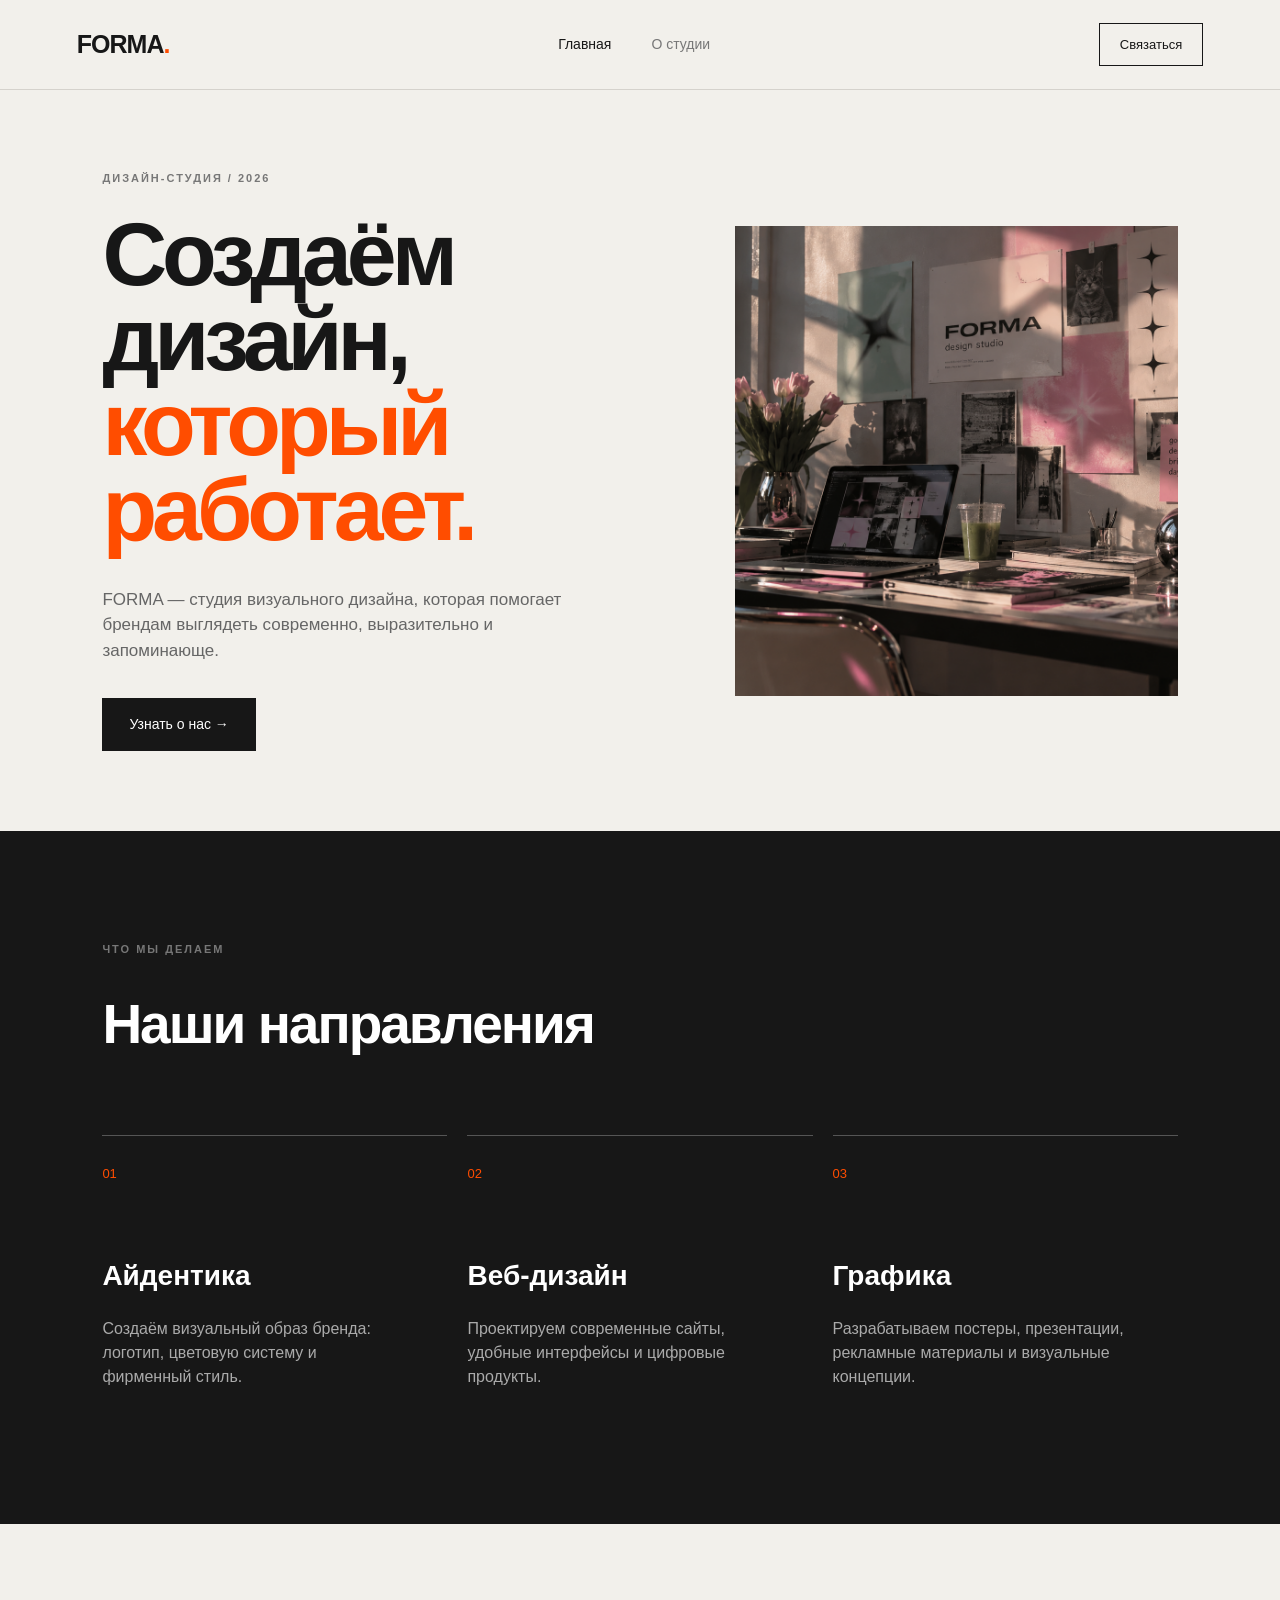
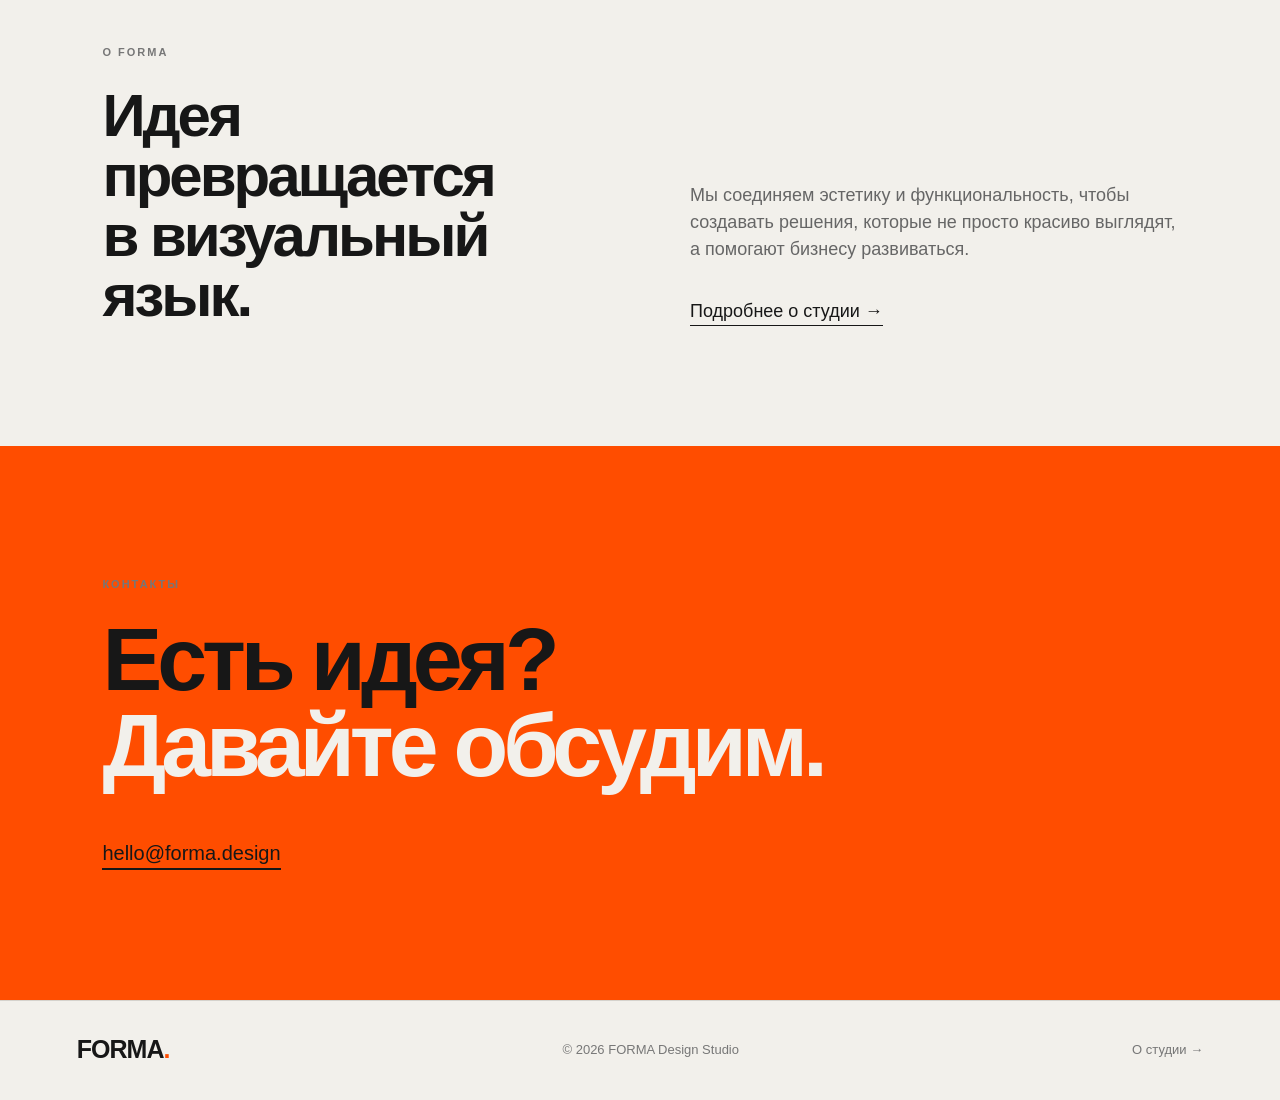
<file: index.html>
<!DOCTYPE html>
<html lang="ru">
<head>
    <meta charset="UTF-8">
    <meta name="viewport" content="width=device-width, initial-scale=1.0">
    <title>FORMA — дизайн-студия</title>
    <link rel="stylesheet" href="style.css">
</head>

<body>

<header class="header">
    <a href="index.html" class="logo">FORMA<span>.</span></a>

    <nav class="navigation">
        <a href="index.html" class="active">Главная</a>
        <a href="about.html">О студии</a>
    </nav>

    <a href="#contacts" class="header-button">Связаться</a>
</header>


<main>

    <!-- HERO -->

    <section class="hero">

        <div class="hero-text">

            <p class="eyebrow">ДИЗАЙН-СТУДИЯ / 2026</p>

            <h1>
                Создаём дизайн,
                <span>который работает.</span>
            </h1>

            <p class="hero-description">
                FORMA — студия визуального дизайна, которая помогает
                брендам выглядеть современно, выразительно и запоминающе.
            </p>

            <a href="about.html" class="main-button">
                Узнать о нас →
            </a>

        </div>


        <div class="hero-visual">
            <img src="images/photo.png" alt="Фотография дизайн-студии" class="hero-photo">
        </div>

    </section>


    <!-- SERVICES -->

    <section class="services">

        <div class="section-heading">

            <p class="eyebrow">ЧТО МЫ ДЕЛАЕМ</p>

            <h2>Наши направления</h2>

        </div>


        <div class="service-grid">

            <article class="service-card">

                <span class="number">01</span>

                <h3>Айдентика</h3>

                <p>
                    Создаём визуальный образ бренда:
                    логотип, цветовую систему и фирменный стиль.
                </p>

            </article>


            <article class="service-card">

                <span class="number">02</span>

                <h3>Веб-дизайн</h3>

                <p>
                    Проектируем современные сайты,
                    удобные интерфейсы и цифровые продукты.
                </p>

            </article>


            <article class="service-card">

                <span class="number">03</span>

                <h3>Графика</h3>

                <p>
                    Разрабатываем постеры, презентации,
                    рекламные материалы и визуальные концепции.
                </p>

            </article>

        </div>

    </section>


    <!-- ABOUT PREVIEW -->

    <section class="about-preview">

        <div>

            <p class="eyebrow">О FORMA</p>

            <h2>
                Идея превращается
                <br>
                в визуальный язык.
            </h2>

        </div>


        <div class="about-text">

            <p>
                Мы соединяем эстетику и функциональность,
                чтобы создавать решения, которые не просто
                красиво выглядят, а помогают бизнесу развиваться.
            </p>

            <a href="about.html" class="text-link">
                Подробнее о студии →
            </a>

        </div>

    </section>


    <!-- CONTACTS -->

    <section class="contacts" id="contacts">

        <p class="eyebrow">КОНТАКТЫ</p>

        <h2>
            Есть идея?
            <span>Давайте обсудим.</span>
        </h2>

        <a href="mailto:hello@forma.design" class="contact-link">
            hello@forma.design
        </a>

    </section>

</main>


<!-- FOOTER -->

<footer class="footer">

    <div class="logo">
        FORMA<span>.</span>
    </div>

    <p>
        © 2026 FORMA Design Studio
    </p>

    <a href="about.html">
        О студии →
    </a>

</footer>


<script src="script.js"></script>

</body>
</html>
</file>
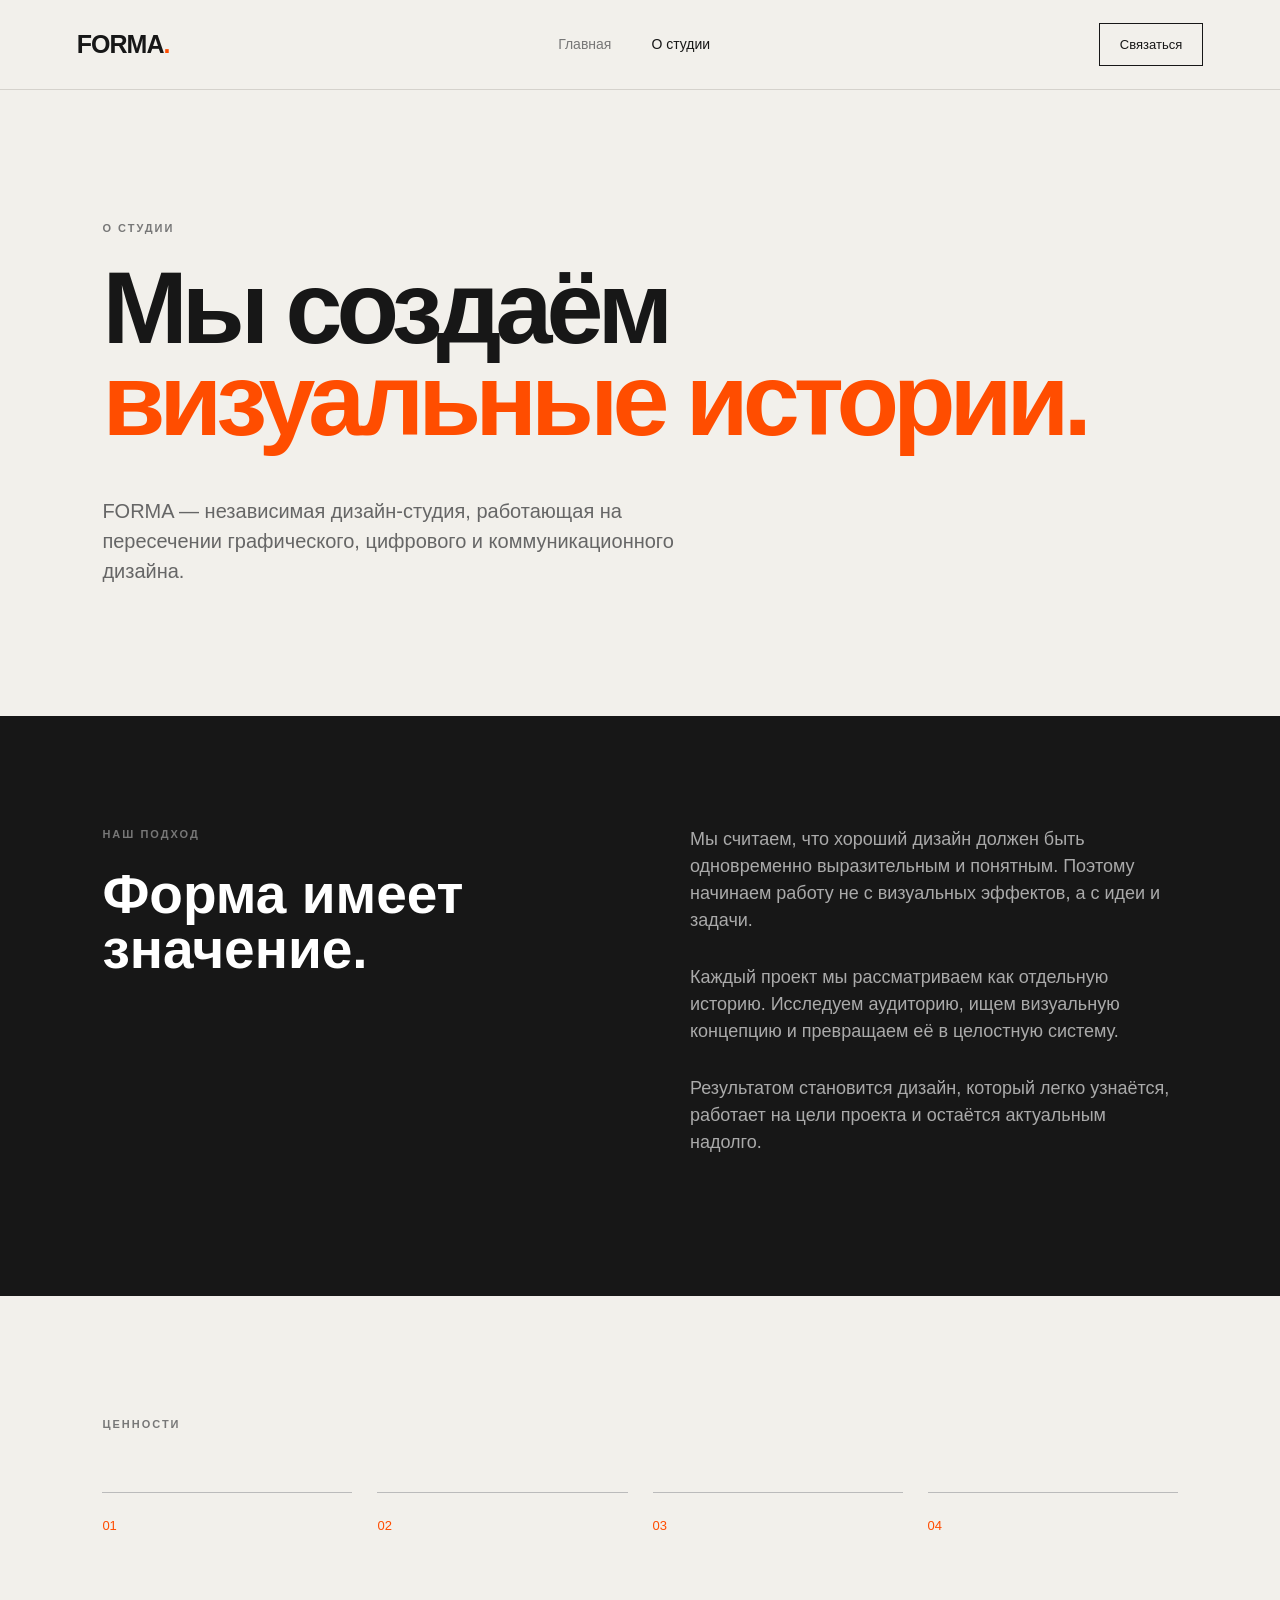
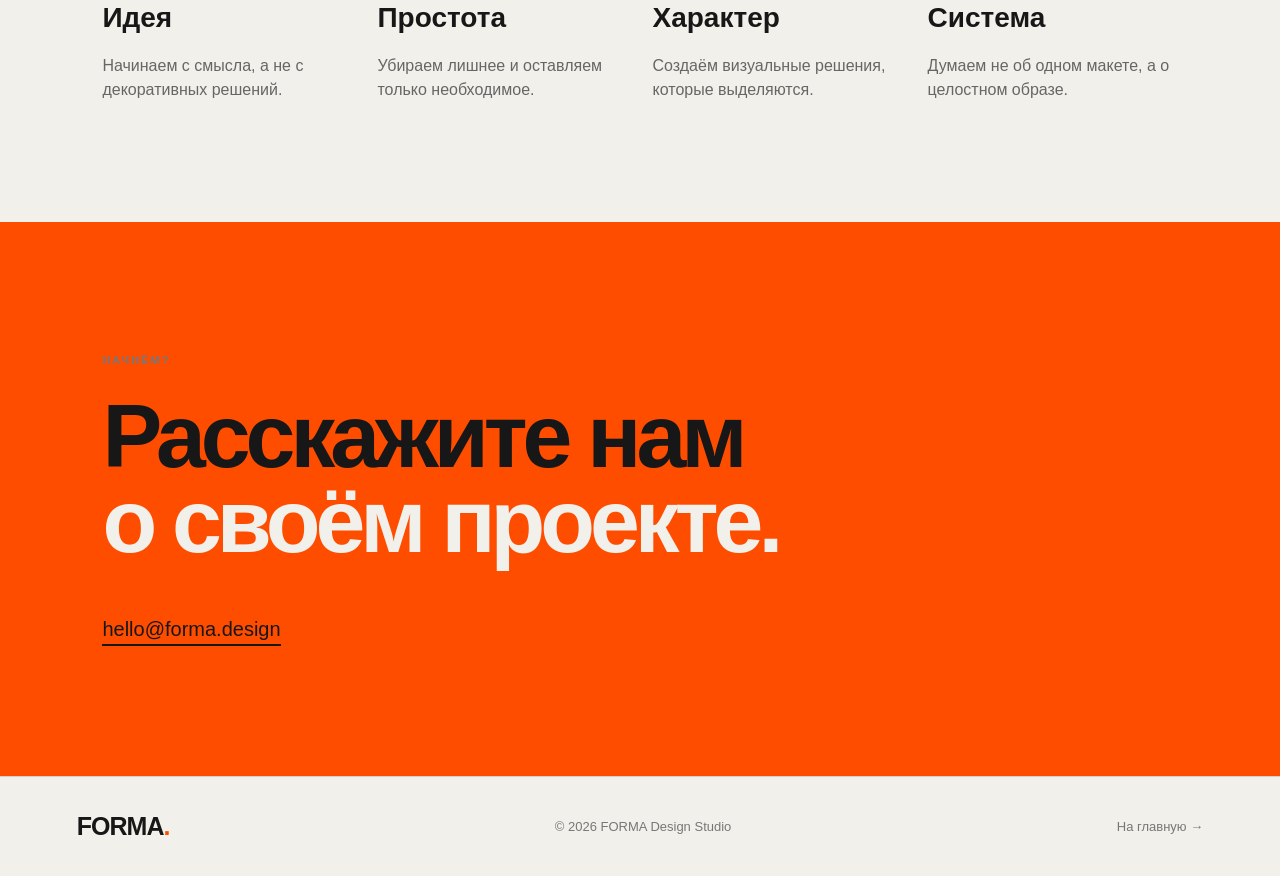
<file: about.html>
<!DOCTYPE html>
<html lang="ru">
<head>
    <meta charset="UTF-8">
    <meta name="viewport" content="width=device-width, initial-scale=1.0">

    <title>О студии — FORMA</title>

    <link rel="stylesheet" href="style.css">
</head>

<body>


<!-- HEADER -->

<header class="header">

    <a href="index.html" class="logo">
        FORMA<span>.</span>
    </a>


    <nav class="navigation">

        <a href="index.html">
            Главная
        </a>

        <a href="about.html" class="active">
            О студии
        </a>

    </nav>


    <a href="index.html#contacts" class="header-button">
        Связаться
    </a>

</header>



<main>


    <!-- ABOUT HERO -->

    <section class="about-hero">

        <p class="eyebrow">
            О СТУДИИ
        </p>


        <h1>
            Мы создаём
            <span>визуальные истории.</span>
        </h1>


        <p>
            FORMA — независимая дизайн-студия,
            работающая на пересечении графического,
            цифрового и коммуникационного дизайна.
        </p>

    </section>



    <!-- STORY -->

    <section class="story">

        <div class="story-title">

            <p class="eyebrow">
                НАШ ПОДХОД
            </p>

            <h2>
                Форма имеет значение.
            </h2>

        </div>


        <div class="story-text">

            <p>
                Мы считаем, что хороший дизайн должен быть
                одновременно выразительным и понятным.
                Поэтому начинаем работу не с визуальных эффектов,
                а с идеи и задачи.
            </p>


            <p>
                Каждый проект мы рассматриваем как отдельную
                историю. Исследуем аудиторию, ищем визуальную
                концепцию и превращаем её в целостную систему.
            </p>


            <p>
                Результатом становится дизайн, который легко
                узнаётся, работает на цели проекта и остаётся
                актуальным надолго.
            </p>

        </div>

    </section>



    <!-- VALUES -->

    <section class="values">

        <p class="eyebrow">
            ЦЕННОСТИ
        </p>


        <div class="values-grid">


            <div class="value">

                <span>01</span>

                <h3>
                    Идея
                </h3>

                <p>
                    Начинаем с смысла,
                    а не с декоративных решений.
                </p>

            </div>



            <div class="value">

                <span>02</span>

                <h3>
                    Простота
                </h3>

                <p>
                    Убираем лишнее и оставляем
                    только необходимое.
                </p>

            </div>



            <div class="value">

                <span>03</span>

                <h3>
                    Характер
                </h3>

                <p>
                    Создаём визуальные решения,
                    которые выделяются.
                </p>

            </div>



            <div class="value">

                <span>04</span>

                <h3>
                    Система
                </h3>

                <p>
                    Думаем не об одном макете,
                    а о целостном образе.
                </p>

            </div>


        </div>

    </section>



    <!-- CONTACTS -->

    <section class="contacts">

        <p class="eyebrow">
            НАЧНЁМ?
        </p>


        <h2>
            Расскажите нам
            <span>о своём проекте.</span>
        </h2>


        <a href="mailto:hello@forma.design" class="contact-link">
            hello@forma.design
        </a>

    </section>


</main>



<!-- FOOTER -->

<footer class="footer">

    <div class="logo">
        FORMA<span>.</span>
    </div>


    <p>
        © 2026 FORMA Design Studio
    </p>


    <a href="index.html">
        На главную →
    </a>

</footer>



<script src="script.js"></script>

</body>
</html>
</file>
<file: style.css>
* {
    margin: 0;
    padding: 0;
    box-sizing: border-box;
}


html {
    scroll-behavior: smooth;
}


body {
    font-family: Arial, Helvetica, sans-serif;

    background: #f2f0eb;

    color: #171717;

    line-height: 1.5;

    opacity: 0;

    transition: opacity 0.8s ease;
}


body.page-loaded {
    opacity: 1;
}


a {
    color: inherit;

    text-decoration: none;
}



/* =========================
   HEADER
========================= */

.header {

    height: 90px;

    padding: 0 6%;

    display: flex;

    align-items: center;

    justify-content: space-between;

    border-bottom: 1px solid #d5d2cc;
}


.logo {

    font-size: 25px;

    font-weight: 800;

    letter-spacing: -1px;
}


.logo span {

    color: #ff4d00;
}


.navigation {

    display: flex;

    gap: 40px;
}


.navigation a {

    font-size: 14px;

    color: #777;

    transition: 0.3s;
}


.navigation a:hover {

    color: #171717;
}


.navigation .active {

    color: #171717;
}


.header-button {

    border: 1px solid #171717;

    padding: 11px 20px;

    font-size: 13px;

    transition: 0.3s;
}


.header-button:hover {

    background: #171717;

    color: white;

    transform: translateY(-2px);
}



/* =========================
   GENERAL
========================= */

.eyebrow {

    font-size: 11px;

    letter-spacing: 2px;

    font-weight: 700;

    color: #777;

    margin-bottom: 25px;
}



/* =========================
   HERO
========================= */

.hero {

    min-height: 650px;

    padding: 80px 8%;

    display: grid;

    grid-template-columns: 1fr 0.8fr;

    align-items: center;

    gap: 80px;
}


.hero-text h1 {

    font-size: clamp(60px, 7vw, 105px);

    line-height: 0.95;

    letter-spacing: -5px;

    max-width: 800px;
}


.hero-text h1 span {

    display: block;

    color: #ff4d00;
}


.hero-description {

    max-width: 500px;

    margin: 35px 0;

    font-size: 17px;

    color: #666;
}


.main-button {

    display: inline-block;

    padding: 16px 27px;

    background: #171717;

    color: white;

    font-size: 14px;

    transition: 0.3s;
}


.main-button:hover {

    background: #ff4d00;

    transform: translateY(-3px);
}



/* =========================
   HERO VISUAL
========================= */

.hero-visual {

    height: 470px;

    position: relative;

    overflow: hidden;

    background: #171717;
}


.circle {

    position: absolute;

    border-radius: 50%;

    transition: transform 0.25s ease-out;
}


.circle-one {

    width: 370px;

    height: 370px;

    background: #ff4d00;

    top: 40px;

    left: 40px;
}


.circle-two {

    width: 240px;

    height: 240px;

    background: #f2f0eb;

    bottom: 30px;

    right: 30px;
}


.visual-text {

    position: absolute;

    bottom: 35px;

    left: 35px;

    color: white;

    font-size: 50px;

    font-weight: 800;

    line-height: 0.85;

    letter-spacing: -3px;
}



/* =========================
   SERVICES
========================= */

.services {

    padding: 110px 8%;

    background: #171717;

    color: white;
}


.section-heading h2 {

    font-size: 55px;

    letter-spacing: -2px;
}


.service-grid {

    display: grid;

    grid-template-columns: repeat(3, 1fr);

    gap: 20px;

    margin-top: 70px;
}


.service-card {

    border-top: 1px solid #555;

    padding: 25px 0;

    opacity: 0;

    transform: translateY(40px);

    transition:
        opacity 0.8s ease,
        transform 0.8s ease;
}


.service-card.visible {

    opacity: 1;

    transform: translateY(0);
}


.number {

    color: #ff4d00;

    font-size: 13px;
}


.service-card h3 {

    font-size: 28px;

    margin: 70px 0 20px;
}


.service-card p {

    color: #aaa;

    max-width: 300px;
}


.service-card:nth-child(2) {

    transition-delay: 0.15s;
}


.service-card:nth-child(3) {

    transition-delay: 0.3s;
}



/* =========================
   ABOUT PREVIEW
========================= */

.about-preview {

    padding: 120px 8%;

    display: grid;

    grid-template-columns: 1fr 1fr;

    gap: 100px;

    opacity: 0;

    transform: translateY(40px);

    transition:
        opacity 0.8s ease,
        transform 0.8s ease;
}


.about-preview.visible {

    opacity: 1;

    transform: translateY(0);
}


.about-preview h2 {

    font-size: 60px;

    line-height: 1;

    letter-spacing: -3px;
}


.about-text {

    align-self: end;

    max-width: 500px;

    color: #666;

    font-size: 18px;
}


.text-link {

    display: inline-block;

    margin-top: 35px;

    color: #171717;

    border-bottom: 1px solid #171717;

    transition: 0.3s;
}


.text-link:hover {

    color: #ff4d00;

    border-color: #ff4d00;
}



/* =========================
   CONTACTS
========================= */

.contacts {

    padding: 130px 8%;

    background: #ff4d00;

    opacity: 0;

    transform: translateY(40px);

    transition:
        opacity 0.8s ease,
        transform 0.8s ease;
}


.contacts.visible {

    opacity: 1;

    transform: translateY(0);
}


.contacts h2 {

    font-size: clamp(55px, 7vw, 100px);

    line-height: 0.95;

    letter-spacing: -5px;

    max-width: 1000px;
}


.contacts h2 span {

    display: block;

    color: #f2f0eb;
}


.contact-link {

    display: inline-block;

    margin-top: 50px;

    font-size: 20px;

    border-bottom: 2px solid #171717;

    transition: 0.3s;
}


.contact-link:hover {

    transform: translateX(10px);
}



/* =========================
   ABOUT PAGE
========================= */

.about-hero {

    padding: 130px 8%;

    max-width: 1200px;
}


.about-hero h1 {

    font-size: clamp(60px, 8vw, 120px);

    line-height: 0.9;

    letter-spacing: -6px;
}


.about-hero h1 span {

    display: block;

    color: #ff4d00;
}


.about-hero > p:last-child {

    max-width: 600px;

    margin-top: 50px;

    font-size: 20px;

    color: #666;
}



/* =========================
   STORY
========================= */

.story {

    padding: 110px 8%;

    background: #171717;

    color: white;

    display: grid;

    grid-template-columns: 1fr 1fr;

    gap: 100px;

    opacity: 0;

    transform: translateY(40px);

    transition:
        opacity 0.8s ease,
        transform 0.8s ease;
}


.story.visible {

    opacity: 1;

    transform: translateY(0);
}


.story-title h2 {

    font-size: 55px;

    line-height: 1;
}


.story-text {

    color: #aaa;

    font-size: 18px;
}


.story-text p {

    margin-bottom: 30px;
}



/* =========================
   VALUES
========================= */

.values {

    padding: 120px 8%;
}


.values-grid {

    display: grid;

    grid-template-columns: repeat(4, 1fr);

    gap: 25px;

    margin-top: 60px;
}


.value {

    border-top: 1px solid #bbb;

    padding-top: 20px;

    opacity: 0;

    transform: translateY(40px);

    transition:
        opacity 0.8s ease,
        transform 0.8s ease;
}


.value.visible {

    opacity: 1;

    transform: translateY(0);
}


.value span {

    color: #ff4d00;

    font-size: 13px;
}


.value h3 {

    font-size: 28px;

    margin: 60px 0 15px;
}


.value p {

    color: #666;
}


.value:nth-child(2) {

    transition-delay: 0.1s;
}


.value:nth-child(3) {

    transition-delay: 0.2s;
}


.value:nth-child(4) {

    transition-delay: 0.3s;
}



/* =========================
   FOOTER
========================= */

.footer {

    min-height: 100px;

    padding: 30px 6%;

    display: flex;

    justify-content: space-between;

    align-items: center;

    border-top: 1px solid #d5d2cc;
}


.footer p,
.footer a {

    font-size: 13px;

    color: #777;
}

.hero-photo {
    width: 100%;
    height: 100%;
    display: block;
    object-fit: cover;
}



/* =========================
   ADAPTIVE
========================= */

@media (max-width: 900px) {

    .hero {

        grid-template-columns: 1fr;
    }


    .hero-visual {

        max-width: 600px;
    }


    .service-grid {

        grid-template-columns: 1fr;
    }


    .about-preview,
    .story {

        grid-template-columns: 1fr;

        gap: 50px;
    }


    .values-grid {

        grid-template-columns: repeat(2, 1fr);
    }

}


@media (max-width: 600px) {

    .header {

        padding: 0 5%;
    }


    .navigation {

        gap: 15px;
    }


    .header-button {

        display: none;
    }


    .hero {

        padding: 60px 6%;
    }


    .hero-text h1 {

        font-size: 58px;

        letter-spacing: -3px;
    }


    .hero-visual {

        height: 350px;
    }


    .circle-one {

        width: 260px;

        height: 260px;
    }


    .circle-two {

        width: 170px;

        height: 170px;
    }


    .about-preview,
    .services,
    .values,
    .story,
    .contacts {

        padding: 80px 6%;
    }


    .about-preview h2,
    .section-heading h2,
    .story-title h2 {

        font-size: 45px;
    }


    .values-grid {

        grid-template-columns: 1fr;
    }


    .footer {

        flex-direction: column;

        gap: 20px;

        text-align: center;
    }

}
</file>
